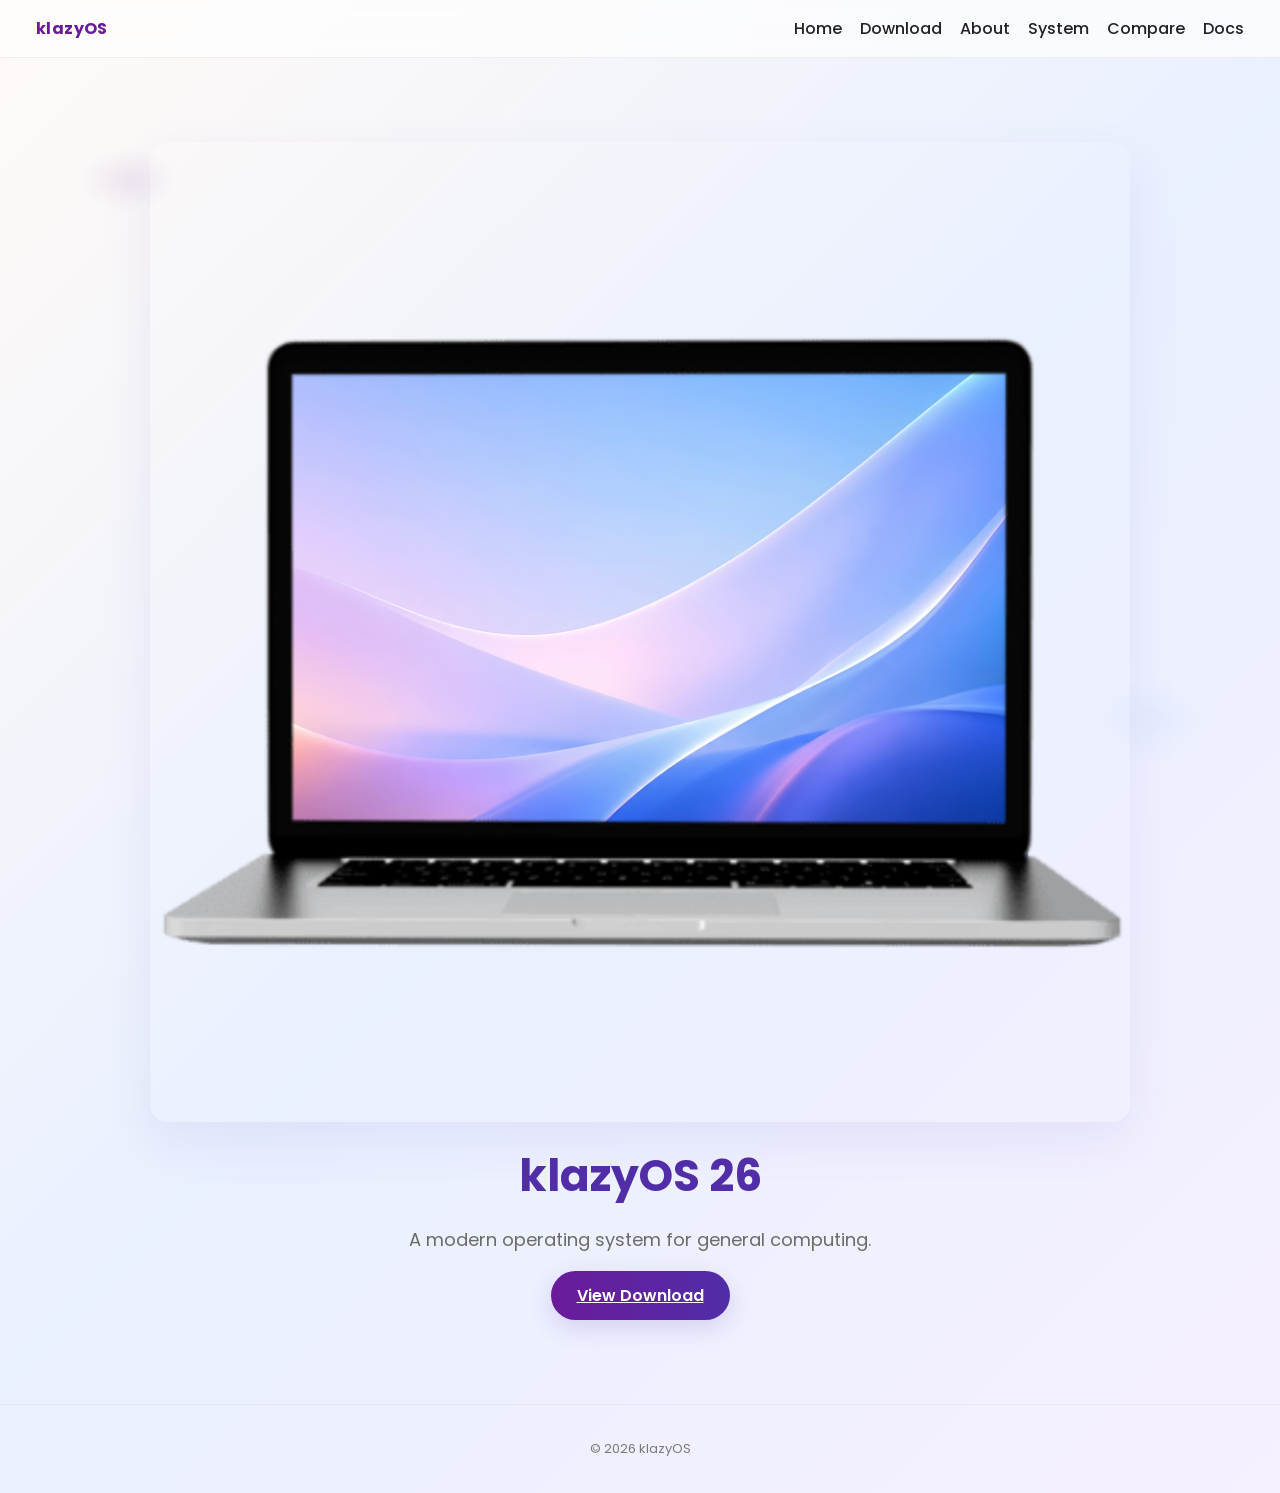
<file: index.html>
<!DOCTYPE html>
<html>
<head>
  <meta charset="UTF-8">
  <title>klazyOS</title>
  <link href="https://fonts.googleapis.com/css2?family=Poppins:wght@300;600;700&display=swap" rel="stylesheet">
  <link rel="stylesheet" href="style.css">
</head>

<body>

<header class="nav">
  <div class="logo">klazyOS</div>
  <nav>
    <a href="index.html">Home</a>
    <a href="download.html">Download</a>
    <a href="about.html">About</a>
    <a href="system.html">System</a>
    <a href="compare.html">Compare</a>
    <a href="docs.html">Docs</a>
  </nav>
</header>

<main class="hero">
  <img src="assets/laptop.PNG">

  <h1>klazyOS 26</h1>
  <p>A modern operating system for general computing.</p>

  <a class="cta" href="download.html">View Download</a>
</main>

<footer>© 2026 klazyOS</footer>

<script>
window.addEventListener("DOMContentLoaded", () => {
  document.body.classList.add("loaded");
});

document.querySelectorAll("a").forEach(a => {
  if (a.href.startsWith(window.location.origin)) {
    a.addEventListener("click", e => {
      e.preventDefault();
      document.body.classList.remove("loaded");
      setTimeout(() => window.location = a.href, 300);
    });
  }
});
</script>
<script src="script.js"></script>
</body>
</html>
</file>
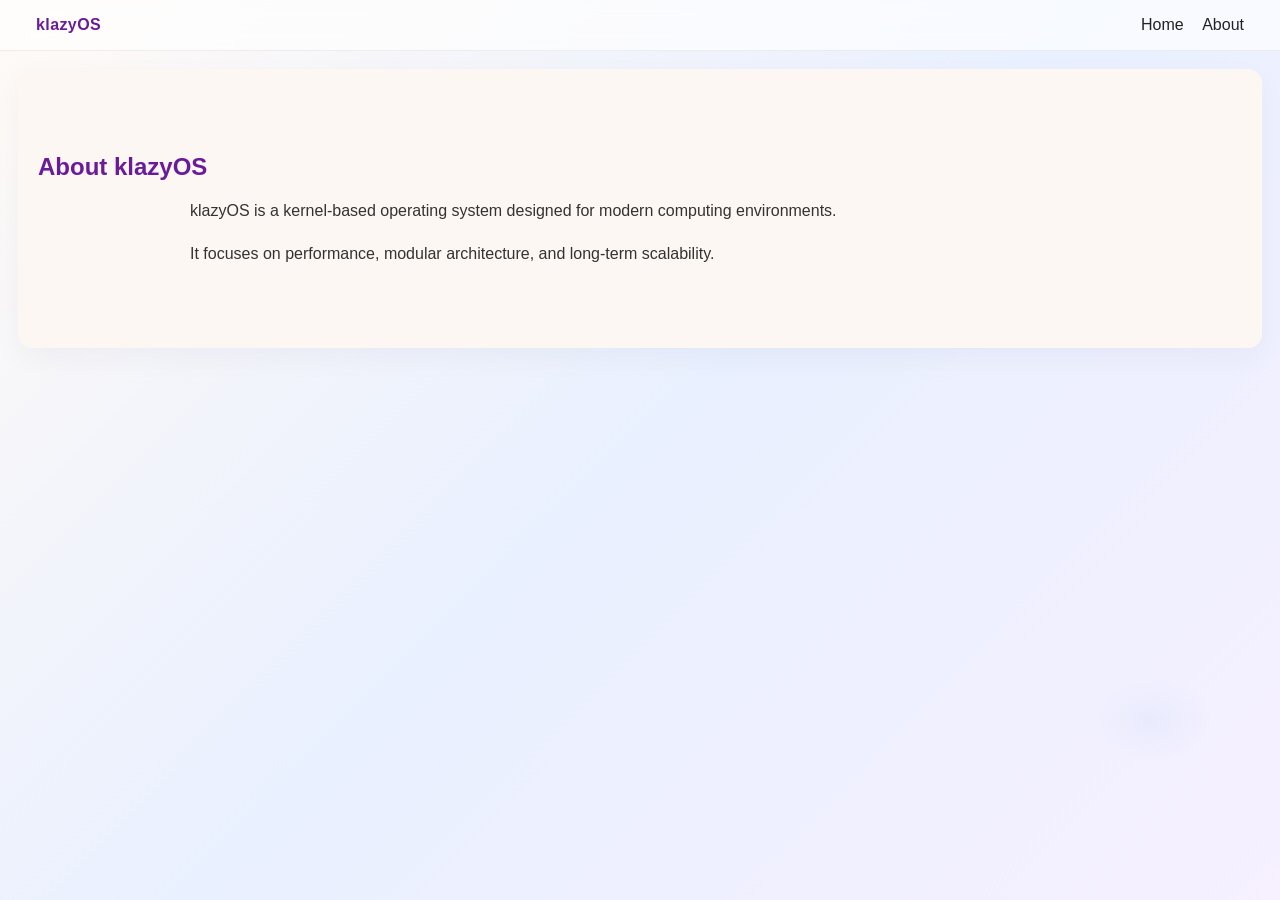
<file: about.html>
<!DOCTYPE html>
<html>
<head>
  <title>About</title>
  <link rel="stylesheet" href="style.css">
</head>

<body>

<header class="nav">
  <div class="logo">klazyOS</div>
  <nav>
    <a href="index.html">Home</a>
    <a href="about.html">About</a>
  </nav>
</header>

<section class="section">
  <h2>About klazyOS</h2>

  <div class="text-block">
    <p>klazyOS is a kernel-based operating system designed for modern computing environments.</p>
    <p>It focuses on performance, modular architecture, and long-term scalability.</p>
  </div>
</section>

<script>
window.addEventListener("DOMContentLoaded", () => {
  document.body.classList.add("loaded");
});

document.querySelectorAll("a").forEach(a => {
  if (a.href.startsWith(window.location.origin)) {
    a.addEventListener("click", e => {
      e.preventDefault();
      document.body.classList.remove("loaded");
      setTimeout(() => window.location = a.href, 300);
    });
  }
});
</script>
<script src="script.js"></script>
</body>
</html>
</file>
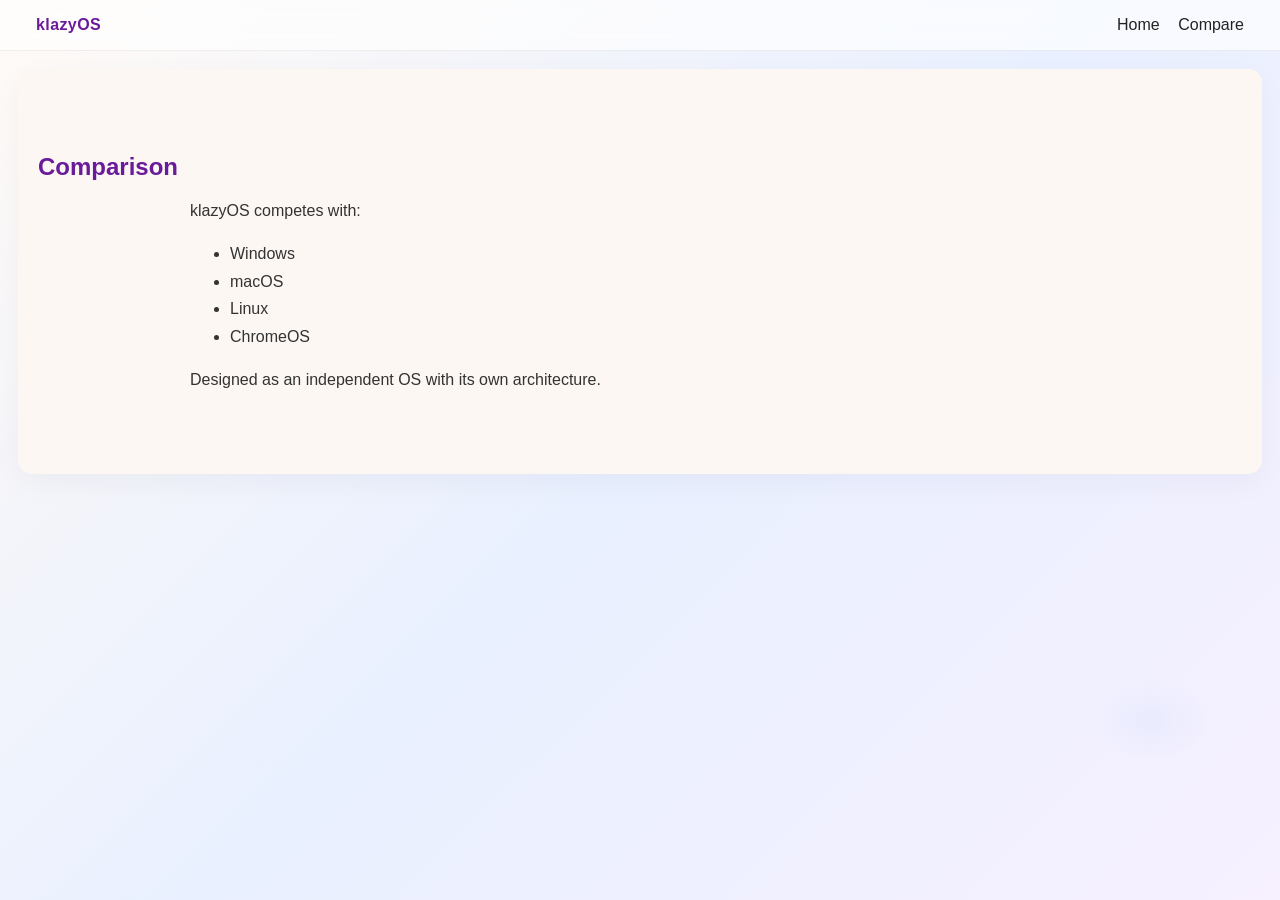
<file: compare.html>
<!DOCTYPE html>
<html>
<head>
  <title>Compare</title>
  <link rel="stylesheet" href="style.css">
</head>

<body>

<header class="nav">
  <div class="logo">klazyOS</div>
  <nav>
    <a href="index.html">Home</a>
    <a href="compare.html">Compare</a>
  </nav>
</header>

<section class="section">
  <h2>Comparison</h2>

  <div class="text-block">
    <p>klazyOS competes with:</p>
    <ul>
      <li>Windows</li>
      <li>macOS</li>
      <li>Linux</li>
      <li>ChromeOS</li>
    </ul>

    <p>Designed as an independent OS with its own architecture.</p>
  </div>
</section>

<script>
window.addEventListener("DOMContentLoaded", () => {
  document.body.classList.add("loaded");
});

document.querySelectorAll("a").forEach(a => {
  if (a.href.startsWith(window.location.origin)) {
    a.addEventListener("click", e => {
      e.preventDefault();
      document.body.classList.remove("loaded");
      setTimeout(() => window.location = a.href, 300);
    });
  }
});
</script>
<script src="script.js"></script>
</body>
</html>
</file>
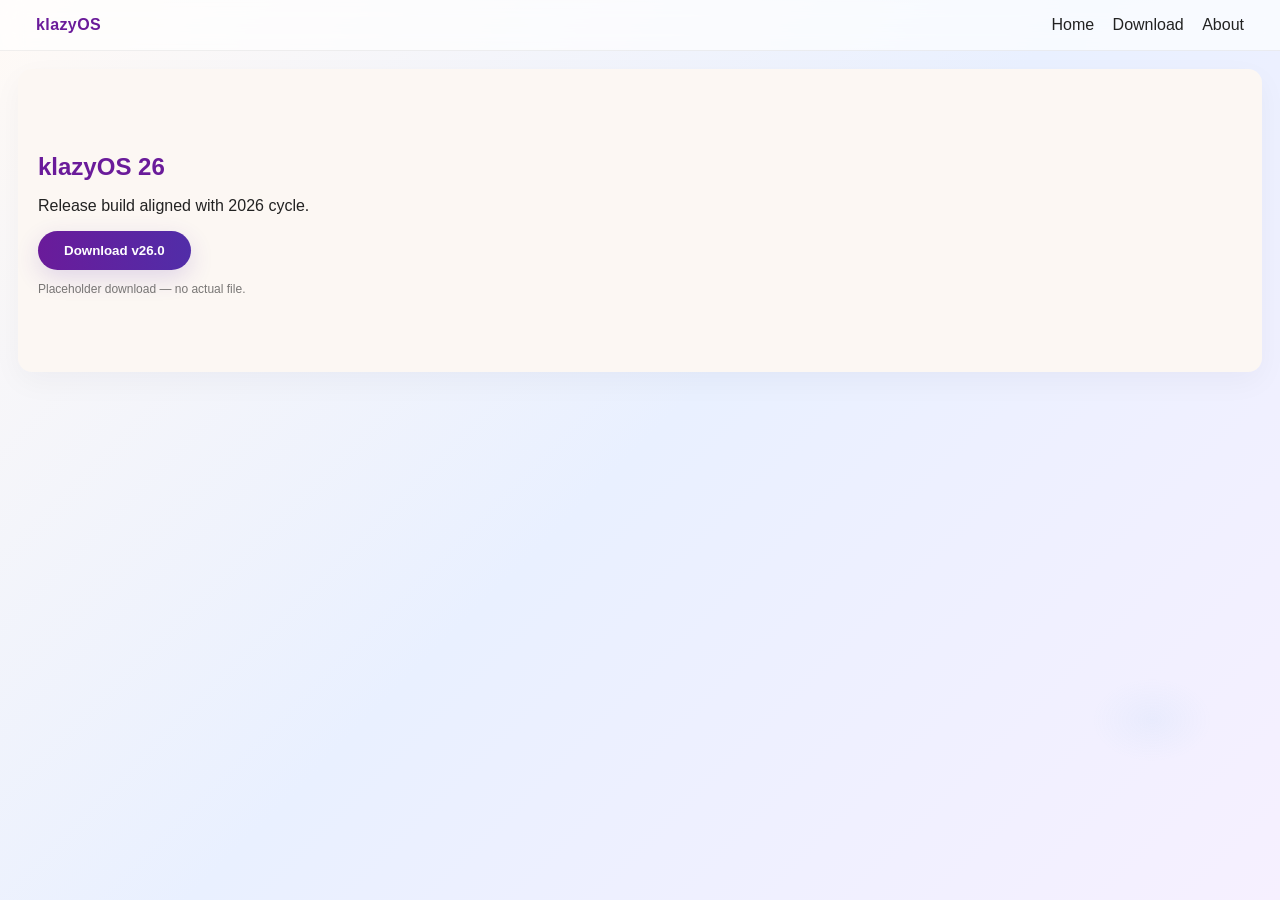
<file: download.html>
<!DOCTYPE html>
<html>
<head>
  <title>Download</title>
  <link rel="stylesheet" href="style.css">
</head>

<body>

<header class="nav">
  <div class="logo">klazyOS</div>
  <nav>
    <a href="index.html">Home</a>
    <a href="download.html">Download</a>
    <a href="about.html">About</a>
  </nav>
</header>

<section class="section">
  <h2>klazyOS 26</h2>

  <p>Release build aligned with 2026 cycle.</p>

  <button class="btn">Download v26.0</button>

  <p style="opacity:0.6;font-size:12px;">
    Placeholder download — no actual file.
  </p>
</section>

<script>
window.addEventListener("DOMContentLoaded", () => {
  document.body.classList.add("loaded");
});

document.querySelectorAll("a").forEach(a => {
  if (a.href.startsWith(window.location.origin)) {
    a.addEventListener("click", e => {
      e.preventDefault();
      document.body.classList.remove("loaded");
      setTimeout(() => window.location = a.href, 300);
    });
  }
});
</script>
<script src="script.js"></script>
</body>
</html>
</file>
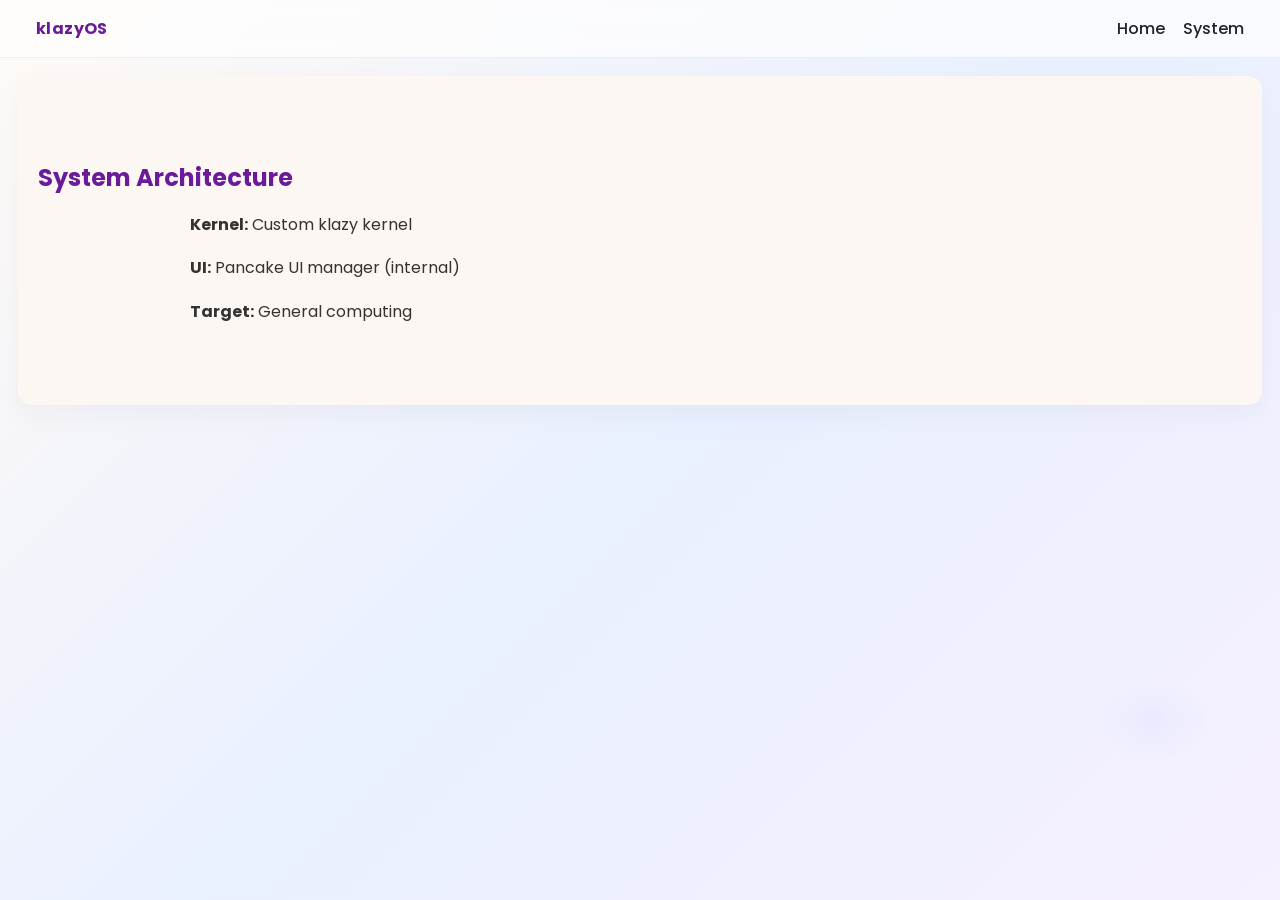
<file: system.html>
<!DOCTYPE html>
<html>
<head>
  <meta name="viewport" content="width=device-width, initial-scale=1.0">

<link href="https://fonts.googleapis.com/css2?family=Poppins:wght@300;400;600;700&display=swap" rel="stylesheet">

<link rel="stylesheet" href="style.css">
  <title>System</title>
  <link rel="stylesheet" href="style.css">
</head>

<body>

<header class="nav">
  <div class="logo">klazyOS</div>
  <nav>
    <a href="index.html">Home</a>
    <a href="system.html">System</a>
  </nav>
</header>

<section class="section">
  <h2>System Architecture</h2>

  <div class="text-block">
    <p><strong>Kernel:</strong> Custom klazy kernel</p>
    <p><strong>UI:</strong> Pancake UI manager (internal)</p>
    <p><strong>Target:</strong> General computing</p>
  </div>
</section>

<script>
window.addEventListener("DOMContentLoaded", () => {
  document.body.classList.add("loaded");
});

document.querySelectorAll("a").forEach(a => {
  if (a.href.startsWith(window.location.origin)) {
    a.addEventListener("click", e => {
      e.preventDefault();
      document.body.classList.remove("loaded");
      setTimeout(() => window.location = a.href, 300);
    });
  }
});
</script>

<script src="script.js"></script>

</body>
</html>
</file>
<file: style.css>
/* klazyOS theme v2 - mobile nav & tweaks
   Updated to support mobile navigation and improved responsive behavior
*/

:root{
  --cream-100: #fffaf6; /* creamy white */
  --cream-200: #fcf7f3;
  --purple-500: #6a1b9a; /* primary purple */
  --purple-600: #512da8;
  --blue-300: #7da8ff;
  --muted: #6b6b6b;
  --glass: rgba(255,255,255,0.65);
  --glass-dark: rgba(20,20,20,0.6);
}

html{scroll-behavior:smooth}

/* Global */
body{
  margin:0;
  font-family:'Poppins',sans-serif; /* keep font unchanged per request */
  background: linear-gradient(135deg,var(--cream-100), #e9f0ff 50%, #f6f0ff);
  color:#222;
  min-height:100vh;
  -webkit-font-smoothing:antialiased;
  -moz-osx-font-smoothing:grayscale;
  opacity:0;
  transition:opacity .45s ease, background .45s ease, color .3s ease;
}
body.loaded{opacity:1}

/* Subtle animated background shift */
body::before{
  content:'';
  position:fixed;inset:0;z-index:-1;
  background:radial-gradient(600px 400px at 10% 20%, rgba(106,27,154,0.08), transparent 8%),
             radial-gradient(500px 350px at 90% 80%, rgba(93,173,226,0.06), transparent 12%);
  transform:translateZ(0);
  animation:bg-pan 15s linear infinite;
}
@keyframes bg-pan{0%{transform:translateX(0)}50%{transform:translateX(20px)}100%{transform:translateX(0)}}

/* NAV */
.nav{
  display:flex;align-items:center;justify-content:space-between;
  padding:16px 36px;border-bottom:1px solid rgba(0,0,0,0.06);
  background:var(--glass);backdrop-filter:blur(10px);
  position:sticky;top:0;z-index:40;transition:backdrop-filter .3s ease,box-shadow .3s ease,background .25s ease;
}
.nav.scrolled{box-shadow:0 8px 30px rgba(0,0,0,0.08)}

.logo{font-weight:700;color:var(--purple-500);letter-spacing:.4px}

nav a{margin-left:14px;text-decoration:none;color:inherit;font-weight:500;position:relative;transition:color .18s ease,transform .18s ease}
nav a::after{content:'';position:absolute;left:0;bottom:-6px;height:3px;width:0;border-radius:3px;background:linear-gradient(90deg,var(--purple-500),var(--purple-600));transition:width .22s ease}
nav a:hover::after{width:40%}
nav a:hover{transform:translateY(-2px)}

/* NAV TOGGLE (mobile) */
.nav-toggle{display:none;background:transparent;border:0;font-size:22px;padding:8px 10px;border-radius:8px;cursor:pointer}
.nav-toggle:focus{outline:2px solid rgba(81,45,168,0.18)}

/* HERO */
.hero{padding:84px 20px;text-align:center;animation:slide-down .6s cubic-bezier(.2,.9,.2,1)}
.hero img{width:86%;max-width:980px;border-radius:18px;box-shadow:0 18px 50px rgba(81,45,168,0.08);transition:transform .45s ease,filter .35s}
.hero img:hover{transform:translateY(-6px) scale(1.01);filter:saturate(1.04)}
.hero h1{font-size:44px;margin:14px 0;color:var(--purple-600);animation:fade-in .8s .08s both}
.hero p{opacity:.9;color:var(--muted);font-size:18px;animation:fade-in 1s .12s both}

/* Section cards */
.section{padding:64px 20px;background:var(--cream-200);border-radius:14px;margin:18px;box-shadow:0 10px 30px rgba(16,24,40,0.04);transition:transform .3s ease,box-shadow .3s ease}
.section:hover{transform:translateY(-6px);box-shadow:0 20px 42px rgba(16,24,40,0.06)}
h2{color:var(--purple-500);margin-bottom:8px}
.text-block{max-width:900px;margin:12px auto;text-align:left;line-height:1.72;color:#333}

/* Buttons - redesigned */
.cta,.btn{display:inline-block;padding:12px 26px;border-radius:999px;background:linear-gradient(90deg,var(--purple-500),var(--purple-600));color:#fff;border:0;font-weight:600;cursor:pointer;box-shadow:0 8px 24px rgba(81,45,168,0.16);transition:transform .28s cubic-bezier(.2,.9,.2,1),box-shadow .28s,filter .28s}
.cta:active,.btn:active{transform:translateY(1px) scale(.998)}
.cta:hover,.btn:hover{transform:translateY(-4px);box-shadow:0 16px 36px rgba(81,45,168,0.2);filter:brightness(1.02)}

/* Accent small buttons */
.btn-outline{background:transparent;color:var(--purple-600);border:1px solid rgba(81,45,168,0.12);box-shadow:none}

/* Footer */
footer{text-align:center;padding:34px;font-size:13px;color:#7a7a7a;background:transparent;border-top:1px solid rgba(0,0,0,0.04)}

/* Misc small utilities */
.center{display:flex;align-items:center;justify-content:center}

/* Animations */
@keyframes fade-in{from{opacity:0;transform:translateY(6px)}to{opacity:1;transform:none}}
@keyframes slide-down{from{opacity:0;transform:translateY(-18px)}to{opacity:1;transform:none}}
@keyframes floaty{0%{transform:translateY(0)}50%{transform:translateY(-6px)}100%{transform:translateY(0)}}

/* small element animations examples */
.card-tilt{transition:transform .45s cubic-bezier(.2,.9,.2,1);will-change:transform}
.card-tilt:hover{transform:perspective(800px) rotateX(2deg) rotateY(-2deg) translateY(-6px)}
.icon-bounce{display:inline-block;animation:floaty 4s ease-in-out infinite}

/* Responsive behaviour */
@media (max-width:900px){
  .nav{padding:12px 18px}
  nav{display:none}
  .nav-toggle{display:block}
  .nav.nav-open nav{display:flex;flex-direction:column;gap:12px;padding:14px;border-radius:12px;position:absolute;left:12px;right:12px;top:64px;background:linear-gradient(180deg,var(--cream-200),rgba(255,255,255,0.92));box-shadow:0 18px 40px rgba(16,24,40,0.08)}
  .nav.nav-open nav a{padding:10px 8px;border-radius:8px}
  .hero img{width:96%}
  .hero h1{font-size:32px}
  .section{margin:12px;padding:36px}
  .cta,.btn{width:100%;text-align:center;padding:12px;border-radius:12px}
}

/* DARK MODE specifics */
@media (prefers-color-scheme:dark){
  :root{--glass:var(--glass-dark)}
  body{background:#0f0f11;color:#e7e7ea}
  body::before{background:radial-gradient(600px 400px at 15% 20%, rgba(106,27,154,0.06), transparent 8%),radial-gradient(500px 350px at 85% 80%, rgba(93,173,226,0.04), transparent 12%)}
  .nav{background:rgba(12,12,12,0.6);border-bottom:1px solid rgba(255,255,255,0.03);box-shadow:0 8px 30px rgba(0,0,0,0.6)}
  .logo{color:#d6b8ff}
  nav a{color:#d7d7db}
  nav a::after{background:linear-gradient(90deg,#d6b8ff,#9fb7ff)}
  .section{background:linear-gradient(180deg,rgba(255,255,255,0.03),rgba(255,255,255,0.01));box-shadow:0 10px 36px rgba(0,0,0,0.6)}
  .text-block{color:#dcdcdc}
  .cta,.btn{background:linear-gradient(90deg,#7e3aa8,#5d2aa0);box-shadow:0 12px 34px rgba(80,34,155,0.28)}
  footer{color:#9a9aa0;border-top:1px solid rgba(255,255,255,0.02)}
}
</file>
